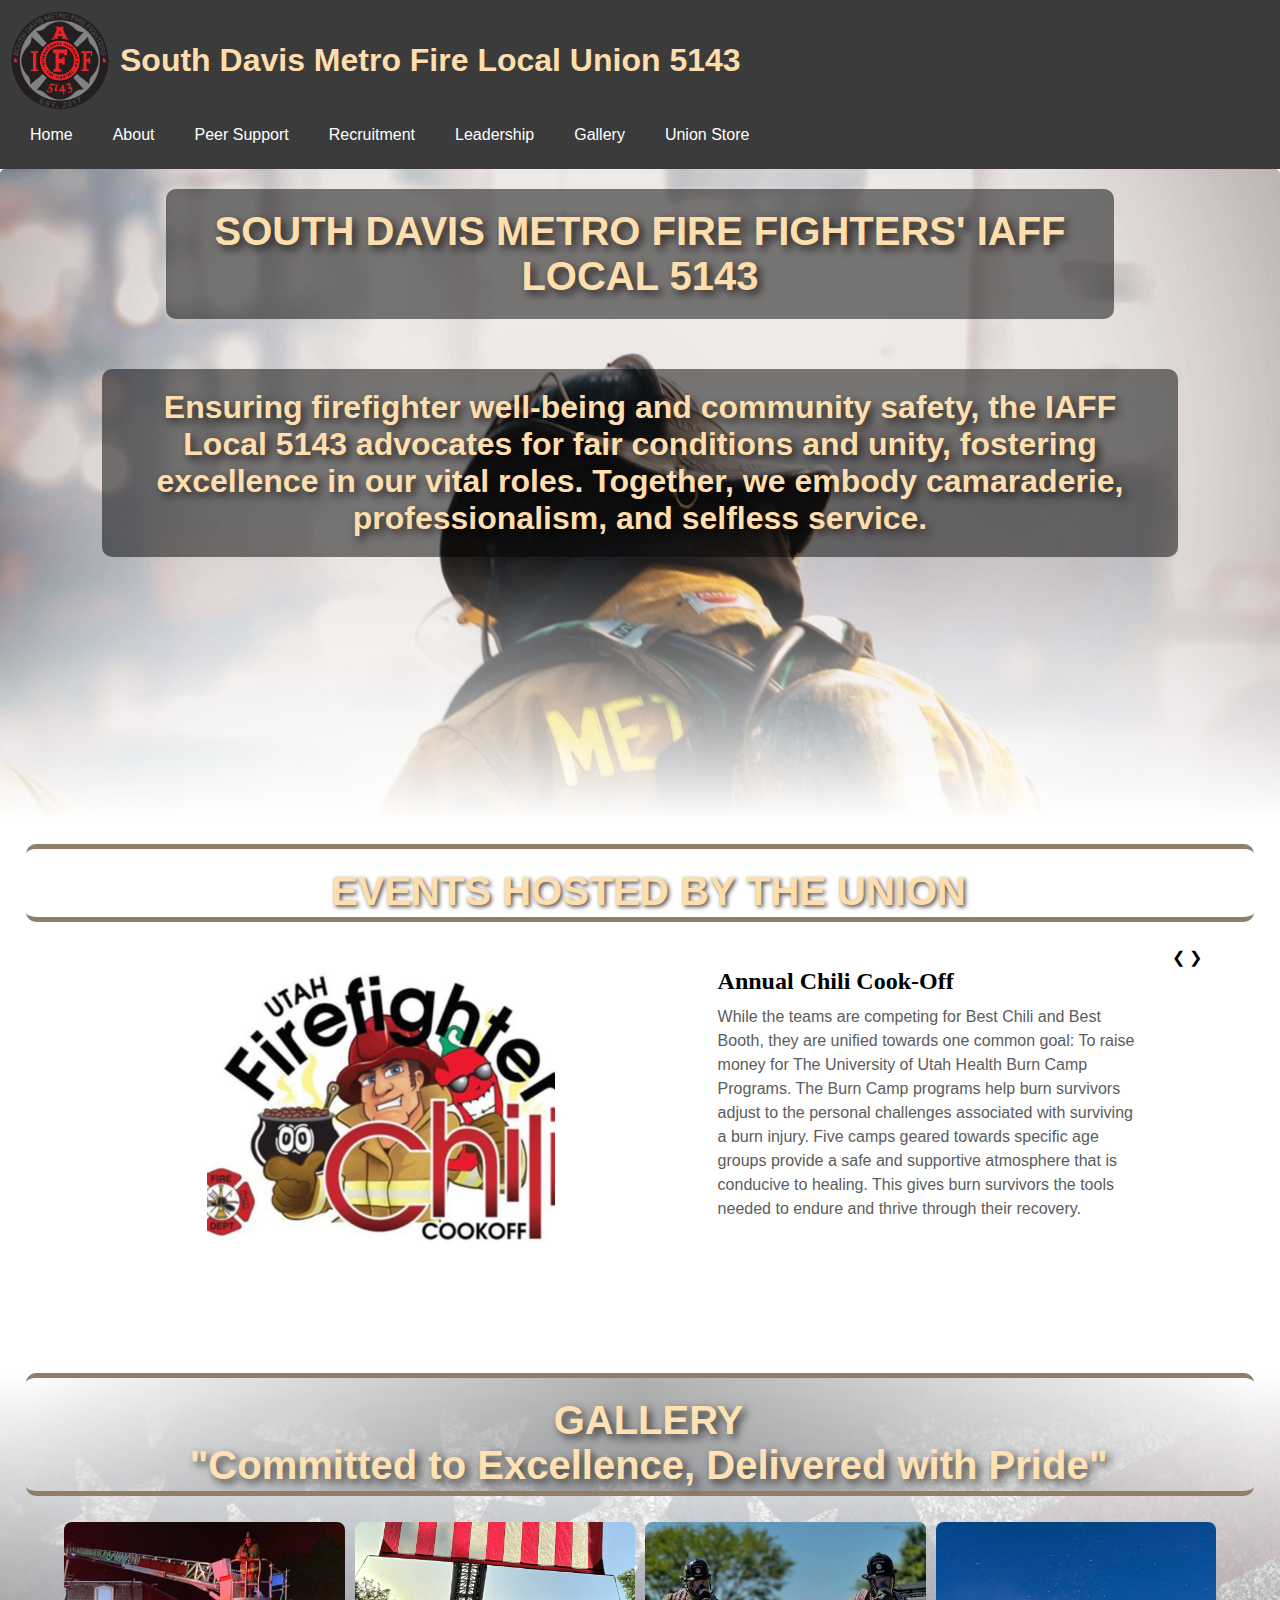
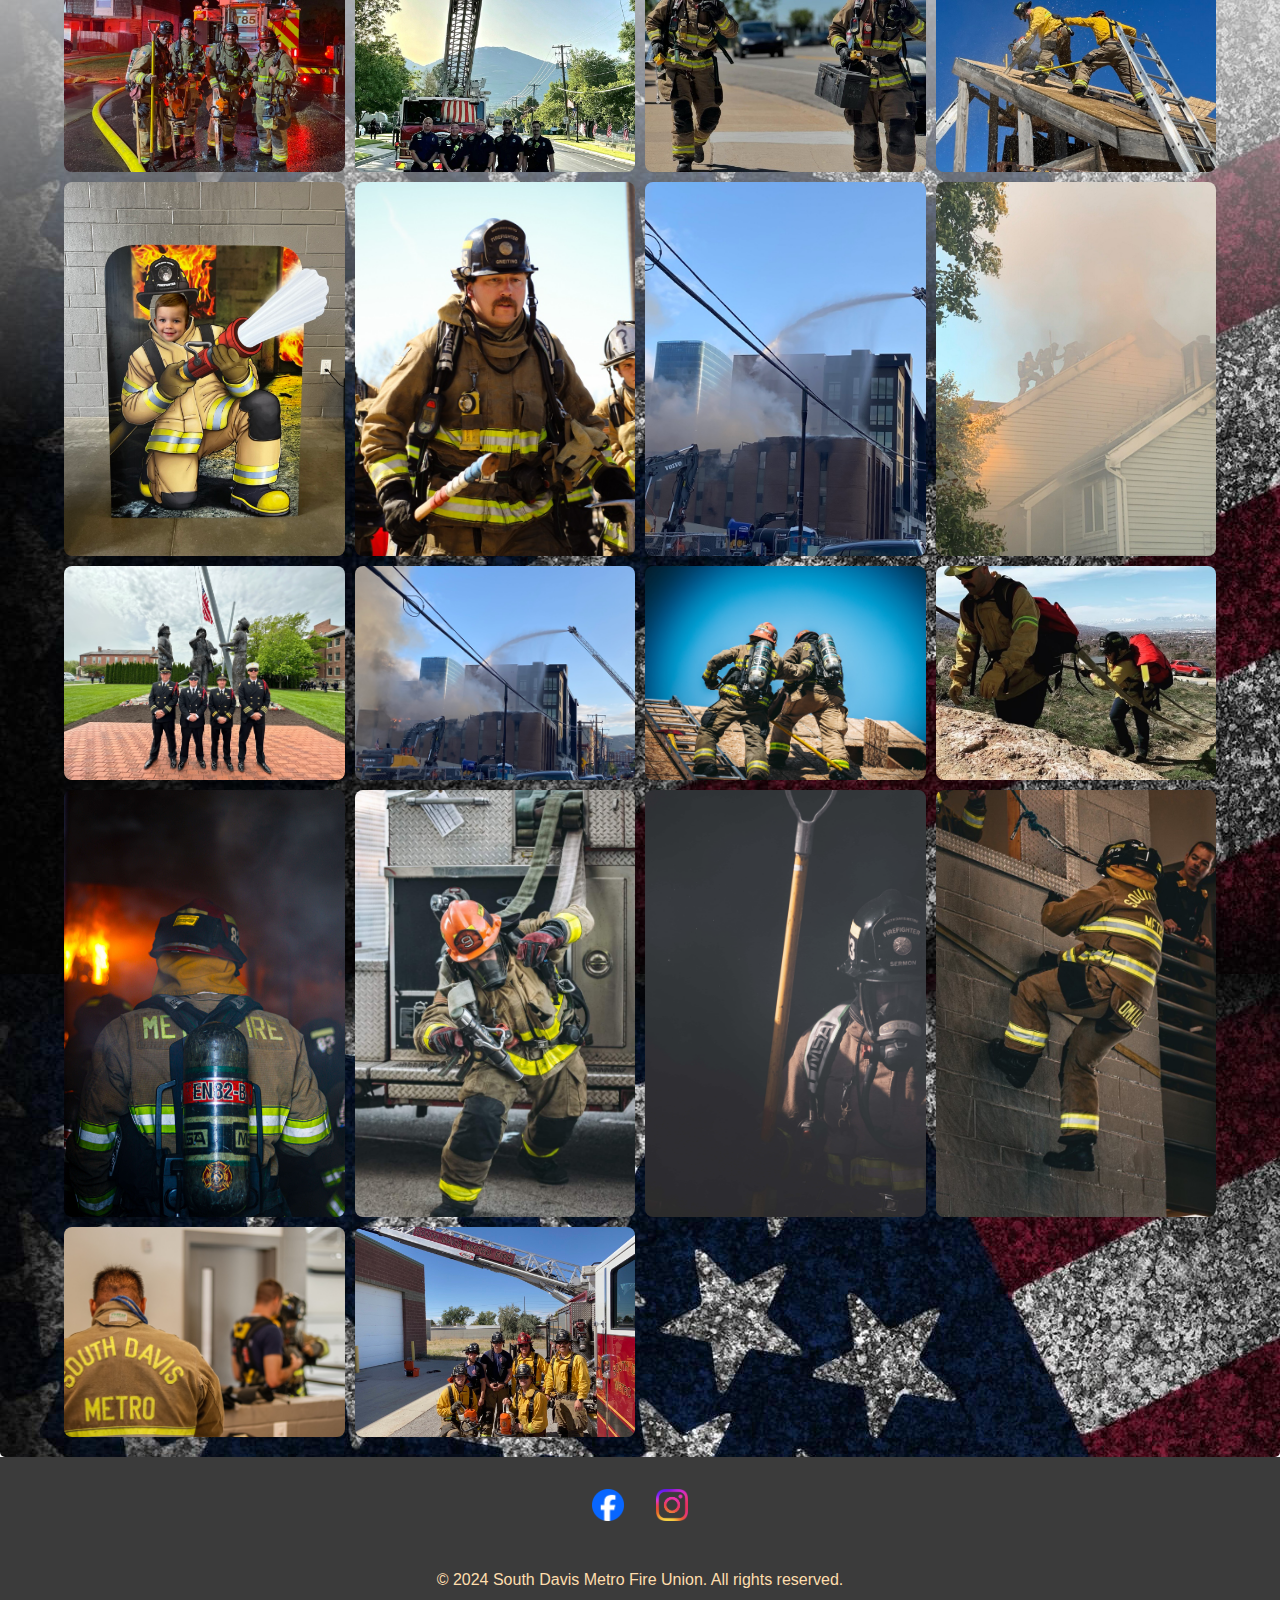
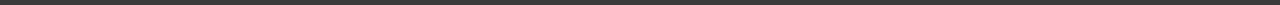
<file: index.html>
<!DOCTYPE html>
<html lang="en" xmlns="http://www.w3.org/1999/html">
<head>
    <meta charset="UTF-8">
    <meta name="viewport" content="width=device-width, initial-scale=1.0">
    <title>South Davis Metro Fire Union</title>
    <link rel="stylesheet" href="StyleForSDMFU.css">
    <script src="script.js"></script>
</head>
<body>
    <header>
        <div class="header-div">
            <div class="logo">
                <img src="photos/union_logo_transparent.png" alt="South Davis Metro Fire Union Logo">
                <h1>South Davis Metro Fire Local Union 5143</h1>
            </div>

            <nav class="navbar">
                <div>
                <a href="#" class="toggle-button">
                    <span class="bar"></span>
                    <span class="bar"></span>
                    <span class="bar"></span>
                </a>
                    <div class="navbar-links">
                        <ul>
                            <li><a href="index.html">Home</a></li>
                            <li><a href="aboutPage.html">About</a></li>
                            <li><a href="PeerSupport.html">Peer Support</a></li>
                            <li><a href="Recruitment.html">Recruitment</a></li>
                            <li><a href="Leadership.html">Leadership</a></li>
                            <li><a href="Gallery.html">Gallery</a></li>
                            <li><a href="https://south-davis-metro-fire-local-5143.square.site">Union Store</a> </li>
                        </ul>
                    </div>
                </div>
            </nav>
        </div>
    </header>

<!-- Main Content Area -->
    <section class="main-content">

        <div class="header-div" id="backgroundphoto">
                <div class="boxaboutUs">
                    <div id="intro-title-paragraph">
                        <h1 id="backgroundphotoH1">SOUTH DAVIS METRO FIRE FIGHTERS' IAFF LOCAL 5143</h1>
                        <p id="introParagraph">Ensuring firefighter well-being and community safety, the
                            IAFF Local 5143 advocates for fair conditions and unity,
                            fostering excellence in our vital roles. Together, we embody
                            camaraderie, professionalism, and selfless service.</p>
                    </div>
                    <h1 id="events-slideshow-heading">EVENTS HOSTED BY THE UNION</h1>
                    <div class="events-slideshow-container">
                        <a class="previous-slide"  id='prev-button-ontop' onclick="changeSlide(-1)">&#10094;</a>
                        <a class="next-slide" id='next-button-ontop' onclick="changeSlide(1)">&#10095;</a>
                        <div class="event-slide fade">
                            <div class="img-event-slide">
<!--                                <img src="photos/chili_cook_off_ad.jpeg" alt="Slide 1: chili Cook-Off" id="chili-cookoff-img"/>-->
                                <img src="compressedPhotos/4.jpg" alt="Slide 1: chili Cook-Off" id="chili-cookoff-img"/></div>
                            <div class="caption-event-slide">
                                <h3>Annual Chili Cook-Off</h3>
                                <p>While the teams are competing for Best Chili and Best Booth, they are unified towards one
                                    common goal: To raise money for The University of Utah Health Burn Camp Programs. The
                                    Burn Camp programs help burn survivors adjust to the personal challenges associated with
                                    surviving a burn injury. Five camps geared towards specific age groups provide a safe
                                    and supportive atmosphere that is conducive to healing. This gives burn survivors the
                                    tools needed to endure and thrive through their recovery.</p>
                            </div>
                        </div>
                        <div class="event-slide fade">
                            <div class="img-event-slide">
<!--                                <img src="compressedPhotos/burn association.jpeg" alt="Slide 2: Burn Association" id="burn-camp-img"/>-->

                                <img src="compressedPhotos/2.jpg" alt="Slide 2: Burn Association"  id="burn-camp-img"/></div>
                            <div class="caption-event-slide">
                                <h3>Burn Camp Breakfast</h3>
                                <p>The University of Utah Health Burn Camp Program was established in 1993 to help support
                                    burn survivors with the personal challenges associated with surviving a burn injury.
                                    We currently run five different programs geared toward specific age groups, providing
                                    a safe and supportive atmosphere for everyone involved. Burn camp is a wonderful way to
                                    begin the healing process. Burn camp staff are made up of professional nurses,
                                    firefighters, physical therapists, and volunteers.</p>
                            </div>
                        </div>
                        <div class="event-slide fade">
                            <div class="img-event-slide" id="cancer-shirt-img">
<!--                                <img src="compressedPhotos/cancerShirtcopy.png" alt="Slide 3: Cancer Victim Support Shirt"/>-->
                                <img src="compressedPhotos/3.jpg" alt="Slide 3: Cancer Victim Support Shirt"/>
                            </div>
                            <div class="caption-event-slide">
                                <h3>Cancer Victim Support Fundraiser</h3>
                                <p>Local 5143 of South Davis
                                    Metro Fire is always looking for ways to give back to our community.
                                    This time it has hit close to home. One of our very own has a sister
                                    in need. She has already fought this fight once before. Please help us support her and
                                    her family win the battle against Stage 4 breast cancer. We are selling breast cancer
                                    awareness T-shirts. All proceeds will go directly to her and her family.</p>
                            </div>
                        </div>
                        <div class="event-slide fade">
                            <div class="img-event-slide">
<!--                                <img src="compressedPhotos/armyoutreachnew Large.jpeg" alt="Slide 4: Little Warriors Camp"/>-->

                                <img src="compressedPhotos/1.jpg" alt="Slide 4: Little Warriors Camp"/></div>
                            <div class="caption-event-slide">
                                <h3>Little Warriors Camp</h3>
                                <p>The Little Warriors Camp, organized by the Utah Elks Veterans Program, is a compassionate
                                    initiative designed to support children who have lost a parent in military service or
                                    due to PTSD-related circumstances. This annual camp offers a nurturing environment where
                                    young participants, along with their caregivers, can find solace, engage in recreational
                                    activities, and connect with others facing similar challenges.</p>
                            </div>
                        </div>
                        <a class="previous-slide"  id='prev-button-onbottom' onclick="changeSlide(-1)">&#10094;</a>
                        <a class="next-slide" id='next-button-onbottom' onclick="changeSlide(1)">&#10095;</a>
                    </div>
                    <script src="script.js"></script>
                    <div class="mini-gallery-background">
                        <div id="mini-gallery-title">
                            <h1>GALLERY<br>"Committed to Excellence, Delivered with Pride"</h1>
                        </div>
                        <div class="mini-gallery">
                            <img src="compressedPhotos/85guysposinginfrontoftruck.jpeg" height="768" width="1024"/>
                            <img src="compressedPhotos/85posingunderflag.jpeg" height="1280" width="960"/>
                            <img src="compressedPhotos/85walkingactionshot.jpeg" height="1280" width="1024"/>
                            <img src="compressedPhotos/cuttingroofactionshot.jpeg" height="768" width="1024"/>
                            <img src="compressedPhotos/eastonincutout.jpeg" height="1280" width="960"/>
                            <img src="compressedPhotos/gnietingactionshot.jpeg" height="853" width="1280"/>
                            <img src="compressedPhotos/largefireslc.jpeg" height="960" width="1280"/>
                            <img src="compressedPhotos/activeroofcuttingactionshot.jpeg" height="1024" width="768"/>
                            <img src="compressedPhotos/posingatfirefightermemorial.jpeg"/>
                            <img src="compressedPhotos/largefireslc.jpeg" height="960" width="1280"/>
                            <img src="compressedPhotos/VerticalVentTraining Large.jpeg" height="978" width="1280"/>
                            <img src="compressedPhotos/wildiandactionshot.jpeg" height="556" width="989"/>
                            <img src="compressedPhotos/82BTurnOutZoomed.jpg" height="6000" width="3944"/>
                            <img src="compressedPhotos/RecruitPullingHose.jpeg" height="1796" width="2694"/>
                            <img src="compressedPhotos/SermonInSmoke.jpg" height="4000" width="6000"/>
                            <img src="compressedPhotos/samrepelling Large.jpeg" height="1024" width="682"/>
                            <img src="compressedPhotos/BailOutTraining Large.jpeg" height="853" width="1280"/>
                            <img src="compressedPhotos/85guysposing.jpeg" height="768" width="1024"/>
                        </div>
                    </div>
                </div>
        </div>
    </section>

<!-- Footer -->
    <footer class="footer">
        <nav class="navbar-footer">
            <ul>
               <li>
                   <a href="https://www.facebook.com/SDMFSA">
                       <img src="photos/Facebook_Logo_Primary.png"/>
                   </a>
               </li>
                <li>
                    <a href="https://www.instagram.com/sdmf.local5143?utm_source=ig_web_button_share_sheet&igsh=ZDNlZDc0MzIxNw==">
                    <img src="photos/Instagram_Glyph_Gradient.png">
                </a>
                </li>
            </ul>
        </nav>
        <p>&copy; 2024 South Davis Metro Fire Union. All rights reserved.</p>

    </footer>
</body>
</html>
</file>
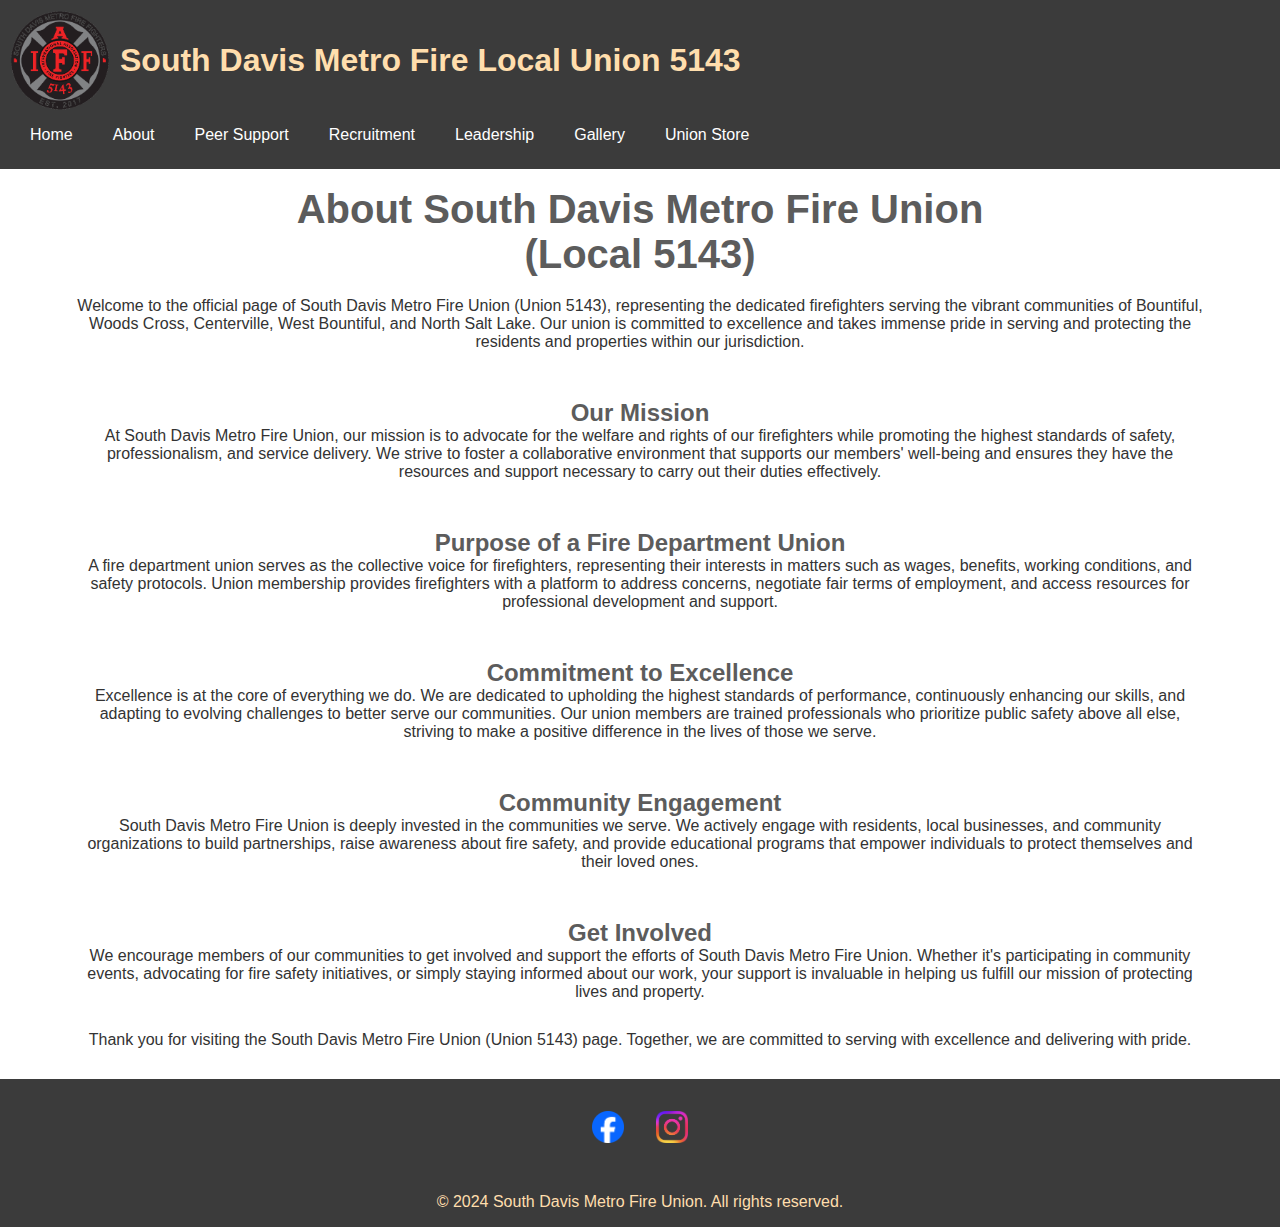
<file: aboutPage.html>
<!DOCTYPE html>
<html lang="en">
<head>
    <meta charset="UTF-8">
    <meta name="viewport" content="width=device-width, initial-scale=1.0">
    <title>About South Davis Metro Fire Union (Union 5143)</title>
    <link rel="stylesheet" href="StyleForSDMFU.css">
</head>
<body>
<script src="script.js"></script>
    <header>
        <div class="header-div">
            <div class="logo">
                <img src="photos/union_logo_transparent.png" alt="South Davis Metro Fire Union Logo">
                <h1>South Davis Metro Fire Local Union 5143</h1>
            </div>
            <nav class="navbar">
                <div>
                    <a href="#" class="toggle-button">
                        <span class="bar"></span>
                        <span class="bar"></span>
                        <span class="bar"></span>
                    </a>
                    <div class="navbar-links">
                        <ul>
                            <li><a href="index.html">Home</a></li>
                            <li><a href="aboutPage.html">About</a></li>
                            <li><a href="PeerSupport.html">Peer Support</a></li>
                            <li><a href="Recruitment.html">Recruitment</a></li>
                            <li><a href="Leadership.html">Leadership</a></li>
                            <li><a href="Gallery.html">Gallery</a></li>
                            <li><a href="https://south-davis-metro-fire-local-5143.square.site">Union Store</a> </li>
                        </ul>
                    </div>
                </div>
            </nav>
        </div>
    </header>
    <section class = "main-content">
        <div class="boxaboutUs">
            <div class="aboutus" id="about-page-info">
                <h1>About South Davis Metro Fire Union<br>(Local 5143)</h1>
                <p>Welcome to the official page of South Davis Metro Fire Union (Union 5143), representing the dedicated firefighters serving the vibrant communities of Bountiful, Woods Cross, Centerville, West Bountiful, and North Salt Lake. Our union is committed to excellence and takes immense pride in serving and protecting the residents and properties within our jurisdiction.</p>

                <h2>Our Mission</h2>
                <p>At South Davis Metro Fire Union, our mission is to advocate for the welfare and rights of our firefighters while promoting the highest standards of safety, professionalism, and service delivery. We strive to foster a collaborative environment that supports our members' well-being and ensures they have the resources and support necessary to carry out their duties effectively.</p>

                <h2>Purpose of a Fire Department Union</h2>
                <p>A fire department union serves as the collective voice for firefighters, representing their interests in matters such as wages, benefits, working conditions, and safety protocols. Union membership provides firefighters with a platform to address concerns, negotiate fair terms of employment, and access resources for professional development and support.</p>

                <h2>Commitment to Excellence</h2>
                <p>Excellence is at the core of everything we do. We are dedicated to upholding the highest standards of performance, continuously enhancing our skills, and adapting to evolving challenges to better serve our communities. Our union members are trained professionals who prioritize public safety above all else, striving to make a positive difference in the lives of those we serve.</p>

                <h2>Community Engagement</h2>
                <p>South Davis Metro Fire Union is deeply invested in the communities we serve. We actively engage with residents, local businesses, and community organizations to build partnerships, raise awareness about fire safety, and provide educational programs that empower individuals to protect themselves and their loved ones.</p>

                <h2>Get Involved</h2>
                <p>We encourage members of our communities to get involved and support the efforts of South Davis Metro Fire Union. Whether it's participating in community events, advocating for fire safety initiatives, or simply staying informed about our work, your support is invaluable in helping us fulfill our mission of protecting lives and property.</p>

                <p>Thank you for visiting the South Davis Metro Fire Union (Union 5143) page. Together, we are committed to serving with excellence and delivering with pride.</p>
            </div>
        </div>
    </section>
    <footer class="footer">
        <nav class="navbar-footer">
            <ul>
                <li>
                    <a href="https://www.facebook.com/SDMFSA">
                        <img src="photos/Facebook_Logo_Primary.png"/>
                    </a>
                </li>
                <li>
                    <a href="https://www.instagram.com/sdmf.local5143?utm_source=ig_web_button_share_sheet&igsh=ZDNlZDc0MzIxNw==">
                        <img src="photos/Instagram_Glyph_Gradient.png">
                    </a>
                </li>
            </ul>
        </nav>
        <p>&copy; 2024 South Davis Metro Fire Union. All rights reserved.</p>
    </footer>
</body>
</html>
</file>
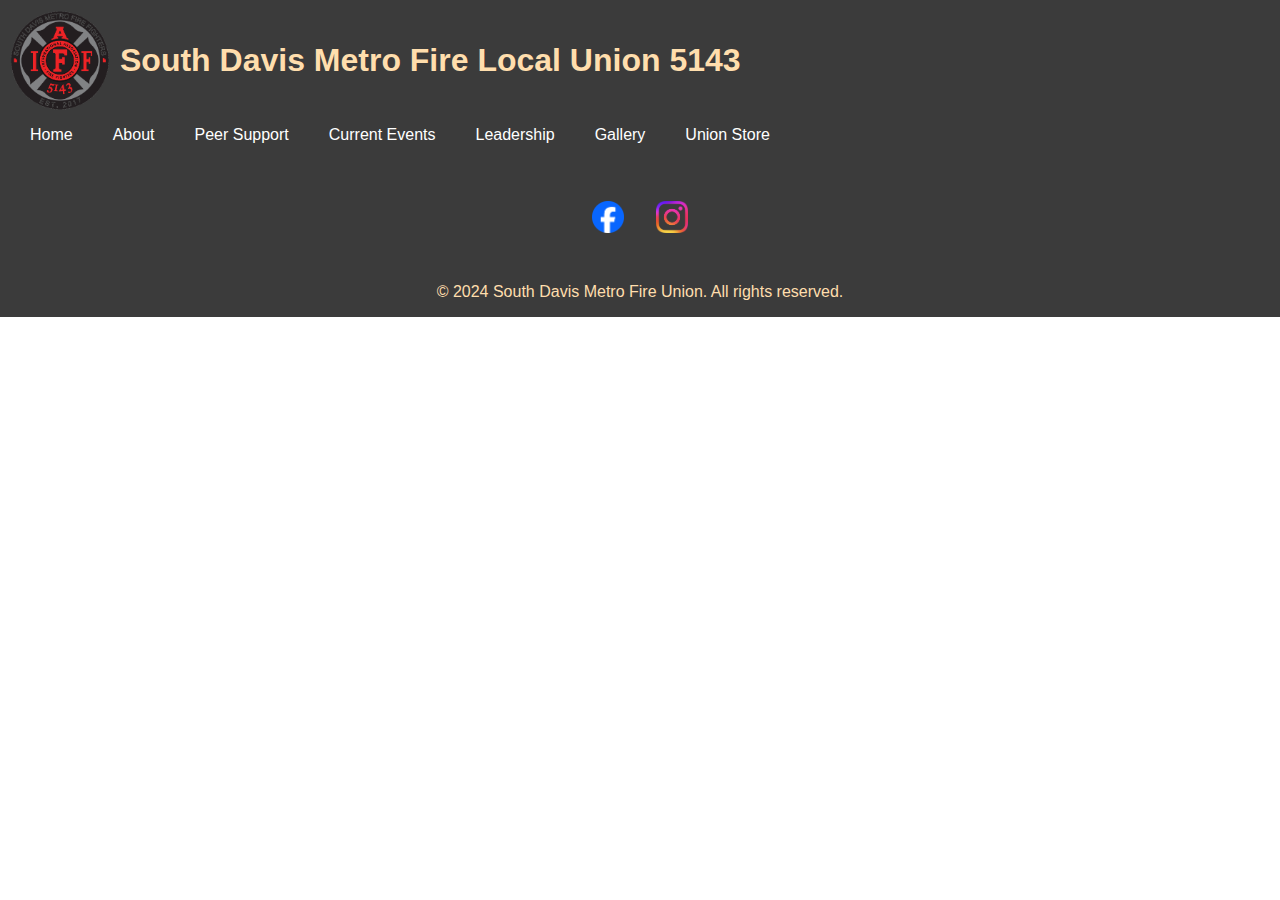
<file: CurrentEvents.html>
<!DOCTYPE html>
<html lang="en" xmlns="http://www.w3.org/1999/html">
<head>
    <meta charset="UTF-8">
    <meta name="viewport" content="width=device-width, initial-scale=1.0">
    <title>South Davis Metro Fire Union</title>
    <link rel="stylesheet" href="StyleForSDMFU.css"> <!-- Link to your CSS file for styling -->

</head>
<body>
<script src="script.js"></script>
<!-- Header -->
<header>
    <div class="header-div">
        <div class="logo">
            <img src="photos/union_logo_transparent.png" alt="South Davis Metro Fire Union Logo">
            <h1>South Davis Metro Fire Local Union 5143</h1>

        </div>

        <nav class="navbar">
            <a href="#" class="toggle-button">
                <span class="bar"></span>
                <span class="bar"></span>
                <span class="bar"></span>
            </a>
            <div class="navbar-links">
                <ul>
                    <li><a href="index.html">Home</a></li>
                    <li><a href="aboutPage.html">About</a></li>
                    <li><a href="PeerSupport.html">Peer Support</a></li>
                    <li><a href="CurrentEvents.html">Current Events</a></li>
                    <li><a href="Leadership.html">Leadership</a></li>
                    <li><a href="Gallery.html">Gallery</a></li>
                    <li><a href="https://south-davis-metro-fire-local-5143.square.site">Union Store</a> </li>
                </ul>
            </div>
        </nav>
    </div>

</header>
<section class="main-content">


</section>

<footer class="footer">
    <nav class="navbar-footer">
        <ul>
            <li>
                <a href="https://www.facebook.com/SDMFSA">
                    <img src="photos/Facebook_Logo_Primary.png"/>
                </a>
            </li>
            <li>
                <a href="https://www.instagram.com/sdmf.local5143?utm_source=ig_web_button_share_sheet&igsh=ZDNlZDc0MzIxNw==">
                    <img src="photos/Instagram_Glyph_Gradient.png">
                </a>
            </li>
        </ul>
    </nav>
    <p>&copy; 2024 South Davis Metro Fire Union. All rights reserved.</p>

</footer>
</body>
</html>
</file>
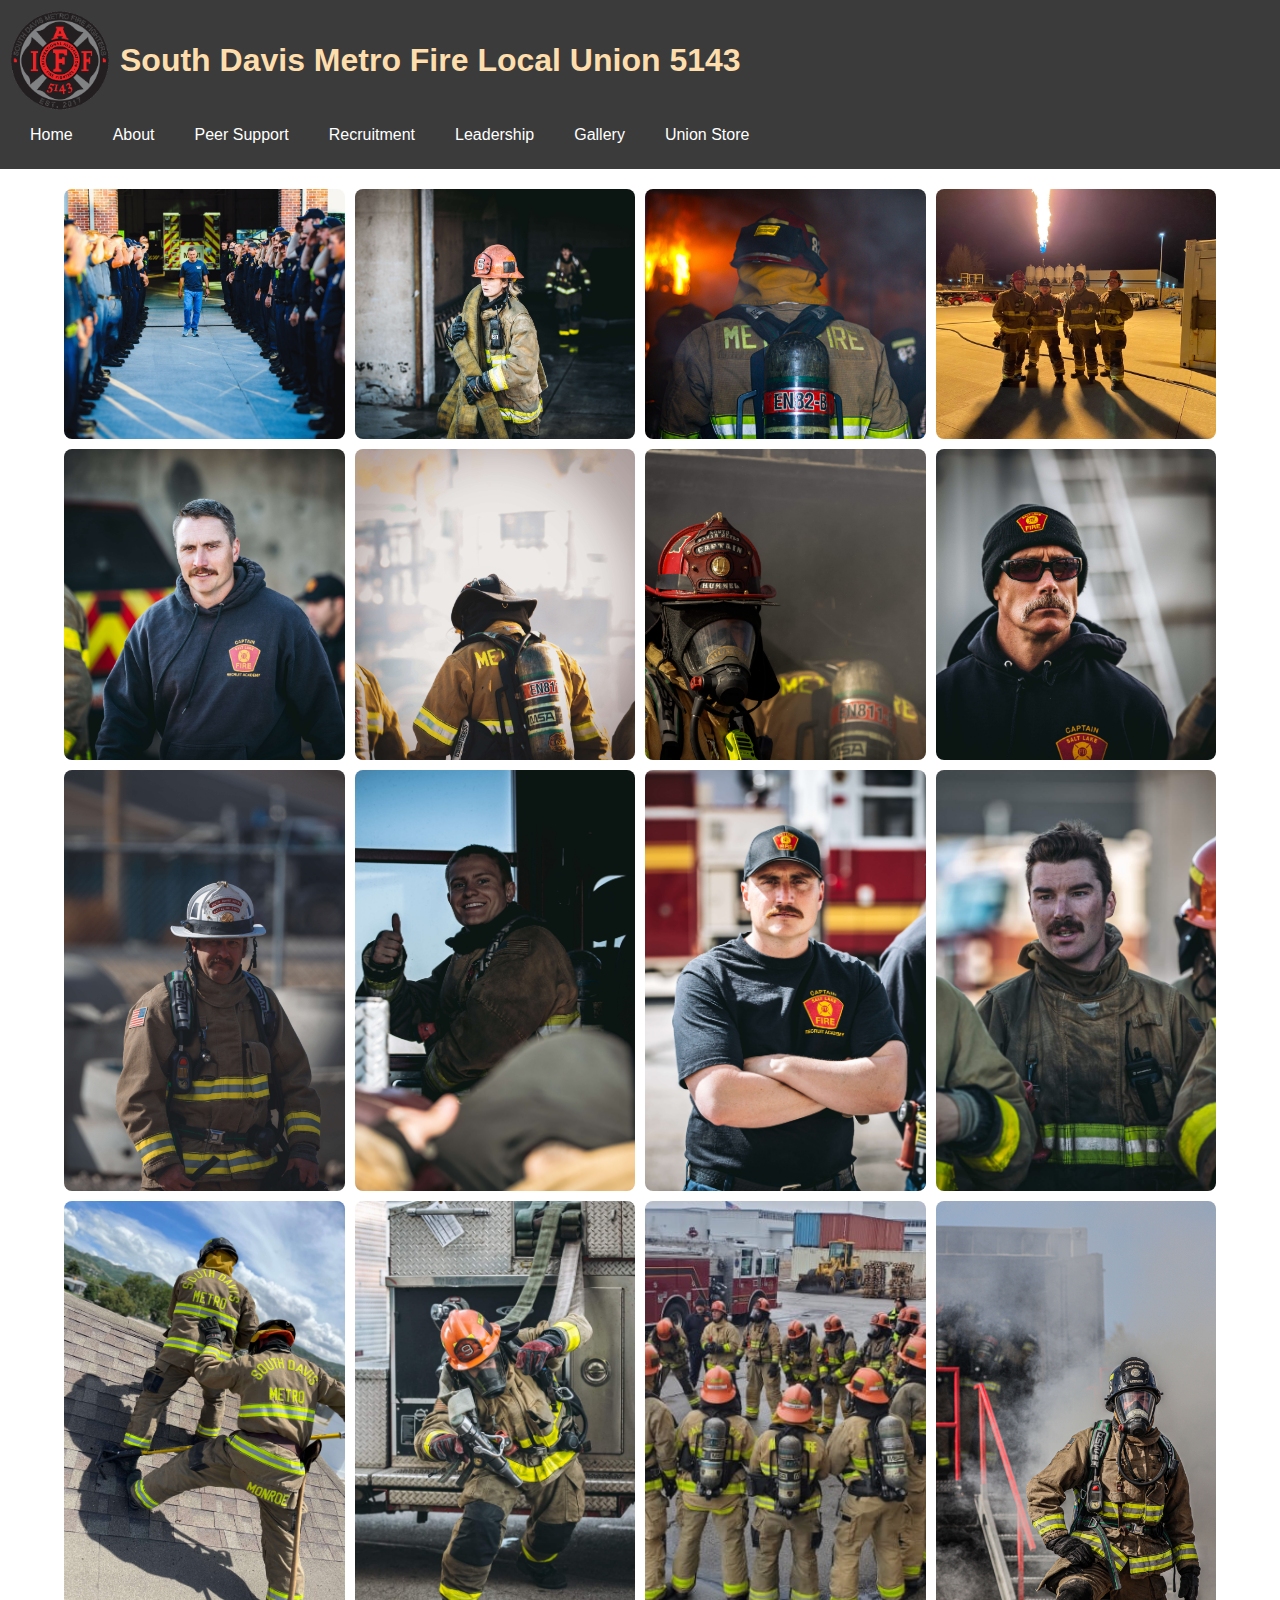
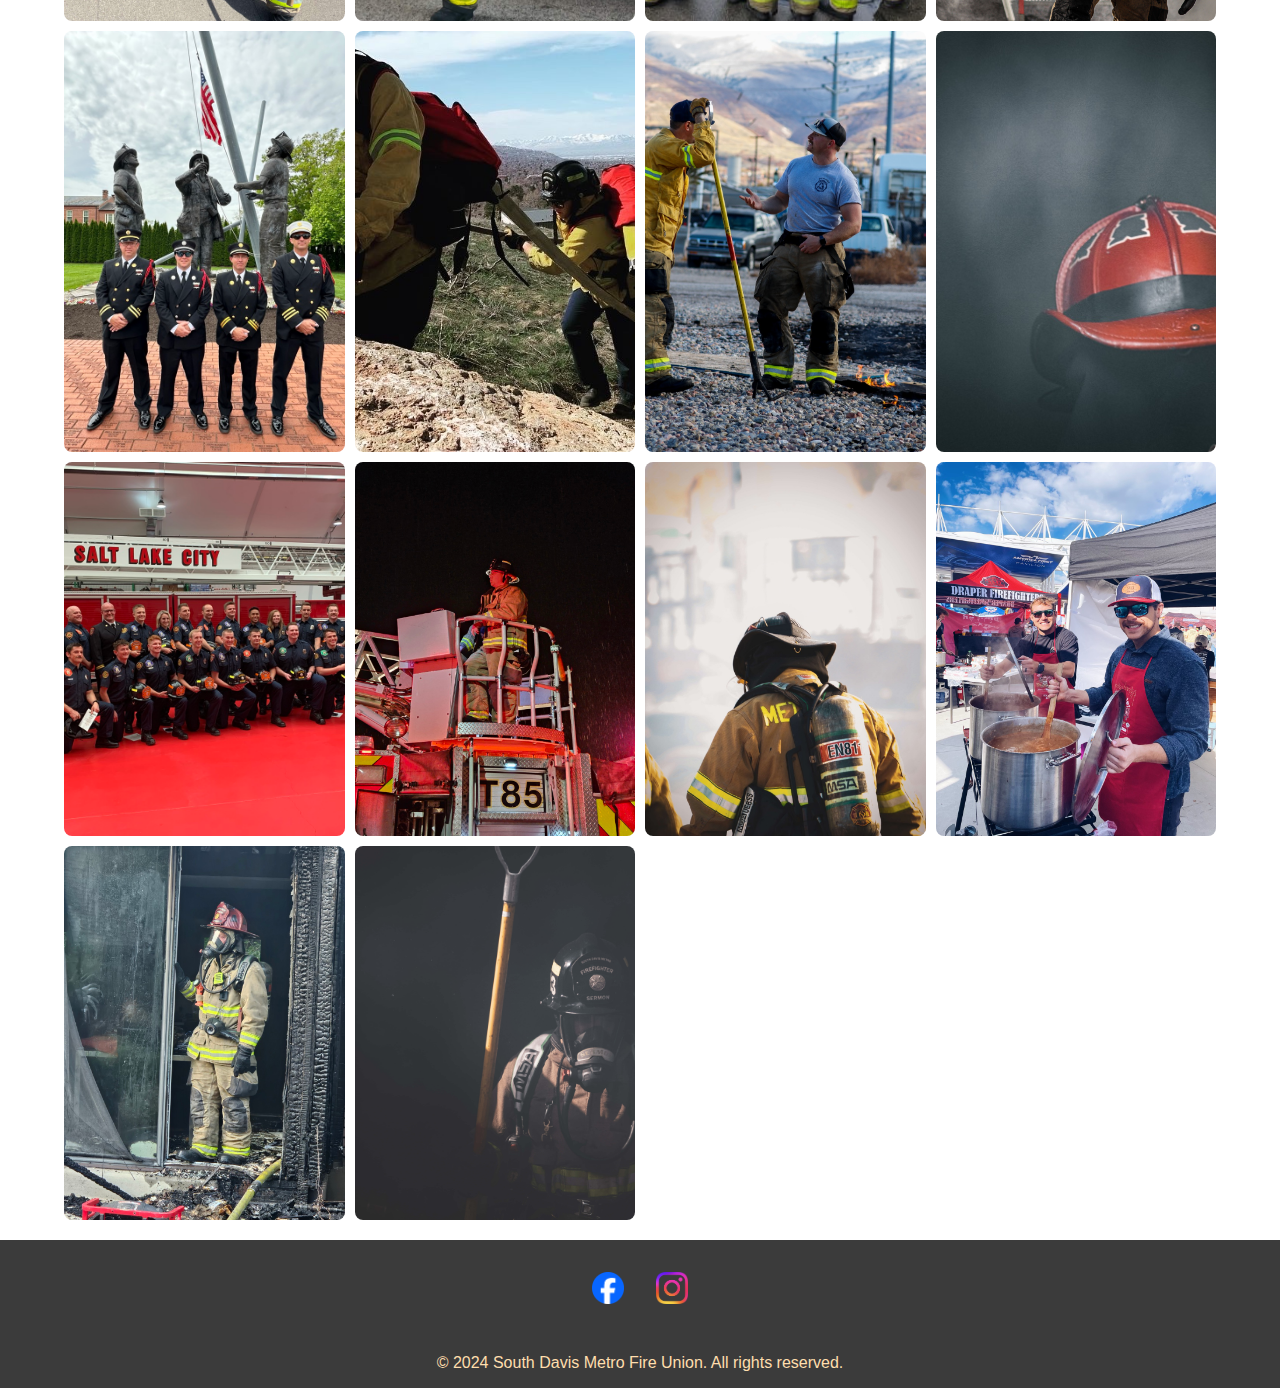
<file: Gallery.html>
<!DOCTYPE html>
<html lang="en" xmlns="http://www.w3.org/1999/html">
<head>
    <meta charset="UTF-8">
    <meta name="viewport" content="width=device-width, initial-scale=1.0">
    <title>Gallery</title>
    <link rel="stylesheet" href="StyleForSDMFU.css">
    <script src="script.js"></script>
</head>
<body>
<!-- Header -->
    <header>
        <div class="header-div">
            <div class="logo">
                <img src="photos/union_logo_transparent.png" alt="South Davis Metro Fire Union Logo">
                <h1>South Davis Metro Fire Local Union 5143</h1>
            </div>
            <nav class="navbar">
                <div>
                    <a href="#" class="toggle-button">
                        <span class="bar"></span>
                        <span class="bar"></span>
                        <span class="bar"></span>
                    </a>
                    <div class="navbar-links">
                        <ul>
                            <li><a href="index.html">Home</a></li>
                            <li><a href="aboutPage.html">About</a></li>
                            <li><a href="PeerSupport.html">Peer Support</a></li>
                            <li><a href="Recruitment.html">Recruitment</a></li>
                            <li><a href="Leadership.html">Leadership</a></li>
                            <li><a href="Gallery.html">Gallery</a></li>
                            <li><a href="https://south-davis-metro-fire-local-5143.square.site">Union Store</a> </li>
                        </ul>
                    </div>
                </div>
            </nav>
        </div>
    </header>

    <section class="main-content">
        <div class="Gallery">
            <img src="compressedPhotos/ChadWilleyRetirment Large.jpeg" height="1280" width="853"/>
            <img src="compressedPhotos/BrookeCarryingHose.jpg" height="3512" width="5057"/>
            <img src="compressedPhotos/82BTurnOutZoomed.jpg" height="6000" width="3944"/>
            <img src="compressedPhotos/85GuysInFrontOfFire.JPEG" height="1536" width="2048"/>
            <img src="compressedPhotos/JonRayCloseUp.jpg" height="3619" width="5313"/>
            <img src="compressedPhotos/firefighterInSmoke.jpg" height="4000" width="3607"/>
            <img src="compressedPhotos/HummelMaskedUp.jpg" height="4000" width="6000"/>
            <img src="compressedPhotos/HuntCloseUp.jpg" height="3638" width="4742"/>
            <img src="compressedPhotos/GregoryOnFireGround.jpg" height="6000" width="4000"/>
            <img src="compressedPhotos/IanInEngine.jpg" height="3540" width="5310"/>
            <img src="compressedPhotos/JohnRayHardAF.jpg" height="3597" width="5280"/>
            <img src="compressedPhotos/LovellCloseUp.jpeg" height="1824" width="2736"/>
            <img src="compressedPhotos/MonroeOnRoof.jpeg" height="4032" width="3024"/>
            <img src="compressedPhotos/RecruitPullingHose.jpeg" height="1796" width="2694"/>
            <img src="compressedPhotos/RecruitsInCircle Large.jpeg" height="446" width="828"/>
            <img src="compressedPhotos/SermonInFrontofProp.jpg" height="6000" width="4000"/>
            <img src="compressedPhotos/posingatfirefightermemorial.jpeg" height="960" width="1280"/>
            <img src="compressedPhotos/wildiandactionshot.jpeg" height="556" width="989"/>
            <img src="compressedPhotos/tebowposing.jpeg" height="1280" width="853"/>
            <img src="compressedPhotos/RedHelmetInSmoke Large.jpeg" height="853" width="1280"/>
            <img src="compressedPhotos/graduationphoto.jpeg" height="960" width="1280"/>
            <img src="compressedPhotos/garthontruck.jpeg" height="1280" width="960"/>
            <img src="compressedPhotos/firefighterInSmoke Large.jpeg" height="1280" width="1154"/>
            <img src="compressedPhotos/chilicookoffbrimhall.jpeg" height="1280" width="960"/>
            <img src="compressedPhotos/captaininburnthouse.jpeg" height="1280" width="960"/>
            <img src="compressedPhotos/SermonInSmoke.jpg" height="4000" width="6000"/>
        </div>
    </section>
    <footer class="footer">
        <nav class="navbar-footer">
            <ul>
                <li>
                    <a href="https://www.facebook.com/SDMFSA">
                        <img src="photos/Facebook_Logo_Primary.png"/>
                    </a>
                </li>
                <li>
                    <a href="https://www.instagram.com/sdmf.local5143?utm_source=ig_web_button_share_sheet&igsh=ZDNlZDc0MzIxNw==">
                        <img src="photos/Instagram_Glyph_Gradient.png">
                    </a>
                </li>
            </ul>
        </nav>
        <p>&copy; 2024 South Davis Metro Fire Union. All rights reserved.</p>
    </footer>
</body>
</html>
</file>
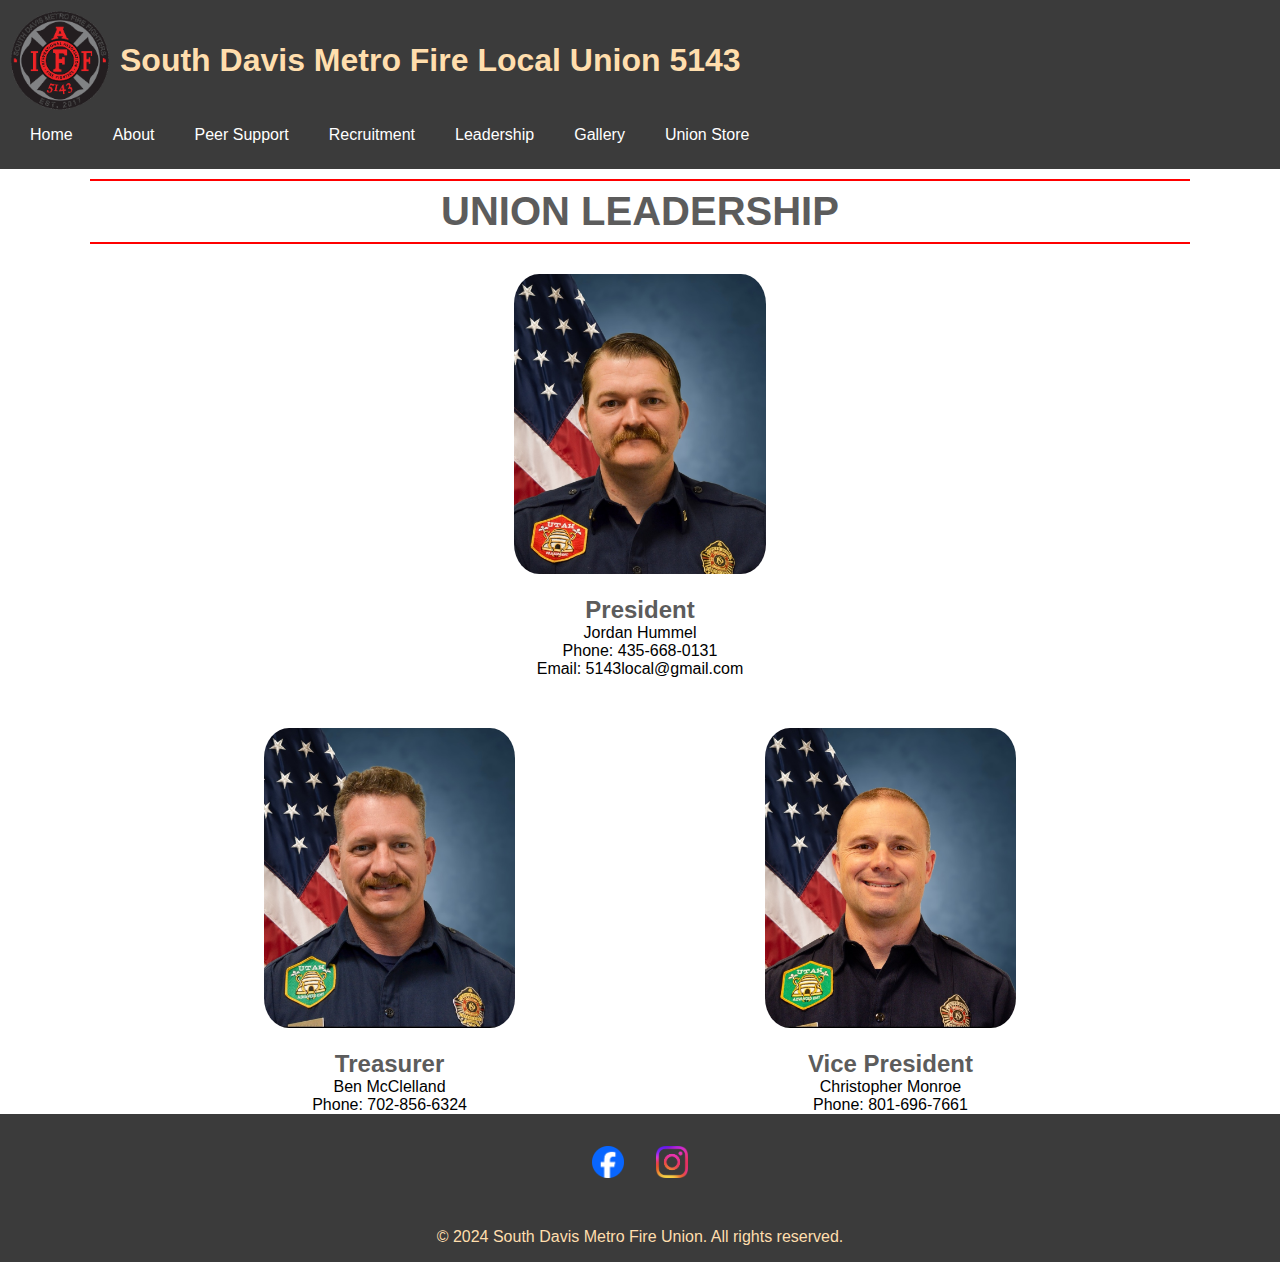
<file: Leadership.html>
<!DOCTYPE html>
<html lang="en" xmlns="http://www.w3.org/1999/html">
<head>
    <meta charset="UTF-8">
    <meta name="viewport" content="width=device-width, initial-scale=1.0">
    <title>South Davis Metro Fire Union</title>
    <link rel="stylesheet" href="StyleForSDMFU.css">
</head>
<body>
<script src="script.js"></script>
<!-- Header -->
    <header>
        <div class="header-div">
            <div class="logo">
                <img src="photos/union_logo_transparent.png" alt="South Davis Metro Fire Union Logo">
                <h1>South Davis Metro Fire Local Union 5143</h1>
            </div>
            <nav class="navbar">
                <div>
                    <a href="#" class="toggle-button">
                        <span class="bar"></span>
                        <span class="bar"></span>
                        <span class="bar"></span>
                    </a>
                    <div class="navbar-links">
                        <ul>
                            <li><a href="index.html">Home</a></li>
                            <li><a href="aboutPage.html">About</a></li>
                            <li><a href="PeerSupport.html">Peer Support</a></li>
                            <li><a href="Recruitment.html">Recruitment</a></li>
                            <li><a href="Leadership.html">Leadership</a></li>
                            <li><a href="Gallery.html">Gallery</a></li>
                            <li><a href="https://south-davis-metro-fire-local-5143.square.site">Union Store</a> </li>
                        </ul>
                    </div>
                </div>
            </nav>
        </div>
    </header>
    <section class="main-content">
        <h1 id="leadership-title">UNION LEADERSHIP</h1>
            <div class="leadershipGallery">
                <div class="president">
                    <img src="compressedPhotos/Jordan Hummel Large.jpeg" height="1280" width="896"/>
                    <h2>President</h2>
                    <p>
                        Jordan Hummel <br>
                        Phone: 435-668-0131<br>
                        Email: 5143local@gmail.com
                    </p>
                </div>
                <div class="vp-treasurer">
                    <div class="vicePresident">
                        <img src="compressedPhotos/Ben Mcclelland Large.jpeg" height="1280" width="896"/>
                        <h2>Treasurer</h2>
                        <p>
                            Ben McClelland <br>
                            Phone: 702-856-6324<br>
                        </p>
                    </div>
                    <div class="treasurer">
                        <img src="compressedPhotos/Chris Monroe Large.jpeg" height="1280" width="896"/>
                        <h2>Vice President</h2>
                        <p>
                            Christopher Monroe<br>
                            Phone: 801-696-7661<br>
                        </p>
                    </div>
                </div>
            </div>
    </section>
    <footer class="footer">
        <nav class="navbar-footer">
            <ul>
                <li>
                    <a href="https://www.facebook.com/SDMFSA">
                        <img src="photos/Facebook_Logo_Primary.png"/>
                    </a>
                </li>
                <li>
                    <a href="https://www.instagram.com/sdmf.local5143?utm_source=ig_web_button_share_sheet&igsh=ZDNlZDc0MzIxNw==">
                        <img src="photos/Instagram_Glyph_Gradient.png">
                    </a>
                </li>
            </ul>
        </nav>
        <p>&copy; 2024 South Davis Metro Fire Union. All rights reserved.</p>
    </footer>
</body>
</html>
</file>
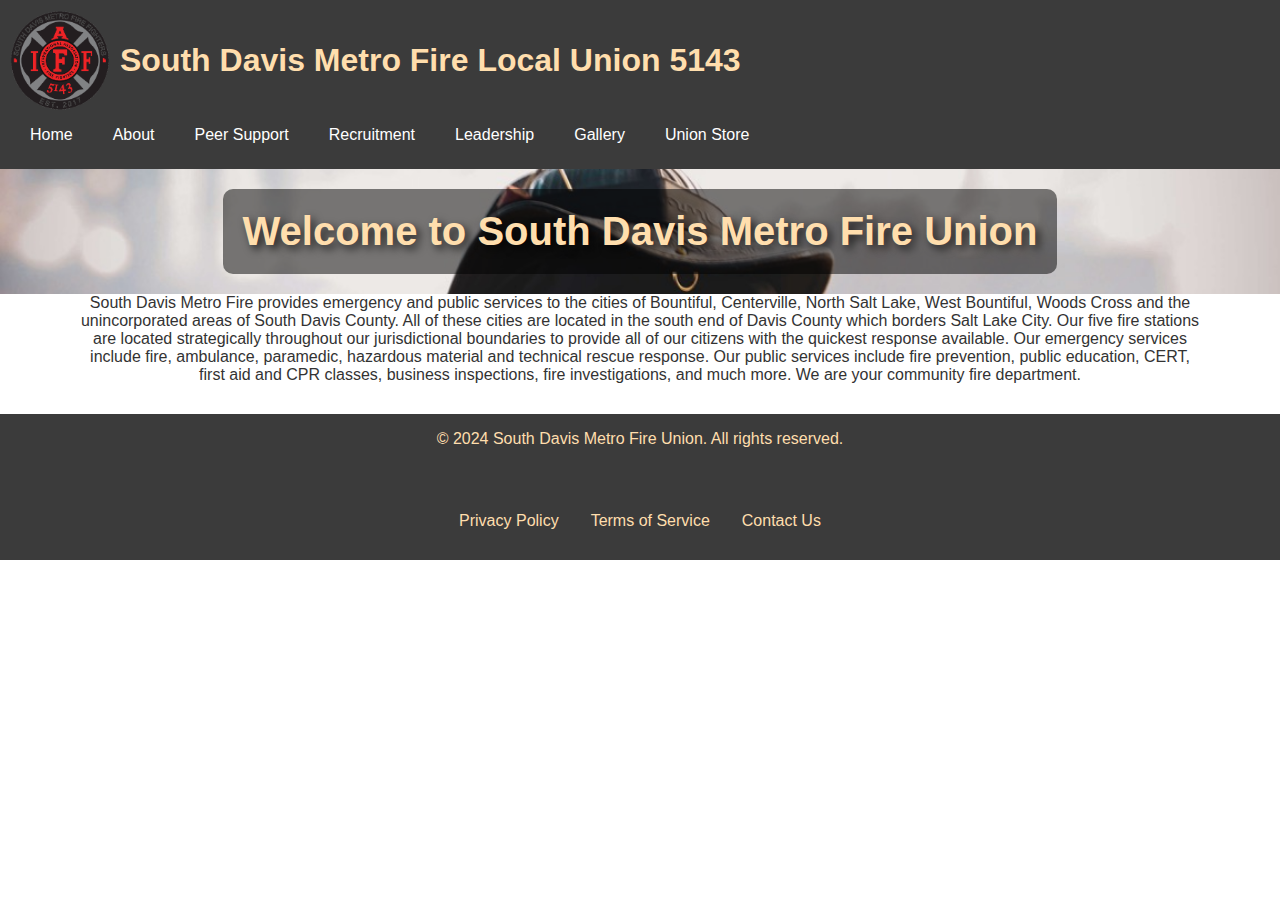
<file: MainScreen.html>
<!DOCTYPE html>
<html lang="en" xmlns="http://www.w3.org/1999/html">
<head>
    <meta charset="UTF-8">
    <meta name="viewport" content="width=device-width, initial-scale=1.0">
    <title>South Davis Metro Fire Union</title>
    <link rel="stylesheet" href="StyleForSDMFU.css"> <!-- Link to your CSS file for styling -->
    <script src="hello.js"></script>
</head>
<body>

<!-- Header -->
<header>
    <div class="container">
        <div class="logo">
            <img src="/photos/union_logo_transparent.png" alt="South Davis Metro Fire Union Logo">
            <h1>South Davis Metro Fire Local Union 5143</h1>

        </div>

        <nav class="navbar">
            <a href="#" class="toggle-button">
                <span class="bar"></span>
                <span class="bar"></span>
                <span class="bar"></span>
            </a>
            <div class="navbar-links">
                <ul>
                    <li><a href="MainScreen.html">Home</a></li>
                    <li><a href="aboutPage.html">About</a></li>
                    <li><a href="PeerSupport.html">Peer Support</a></li>
                    <li><a href="Recruitment.html">Recruitment</a></li>
                    <li><a href="Leadership.html">Leadership</a></li>
                    <li><a href="Gallery.html">Gallery</a></li>
                    <li><a href="https://south-davis-metro-fire-local-5143.square.site">Union Store</a> </li>
                </ul>
            </div>
        </nav>
    </div>

</header>

<!-- Main Content Area -->
<section class="main-content">

    <div class="container" id="backgroundphoto">
        <h1 id="backgroundphotoH1">Welcome to South Davis Metro Fire Union</h1>
            <div class="boxaboutUs">
                <div class="aboutus">
                    <p>South Davis Metro Fire provides emergency and public services to the cities of Bountiful, Centerville, North Salt Lake, West Bountiful, Woods Cross and the unincorporated areas of South Davis County. All of these cities are located in the south end of Davis County which borders Salt Lake City. Our five fire stations are located strategically throughout our jurisdictional boundaries to provide all of our citizens with the quickest response available. Our emergency services include fire, ambulance, paramedic, hazardous material and technical rescue response. Our public services include fire prevention, public education, CERT, first aid and CPR classes, business inspections, fire investigations, and much more. We are your community fire department.</p>
                </div>

            </div>





</section>


<!-- Footer -->
<footer class="footer">
    <p>&copy; 2024 South Davis Metro Fire Union. All rights reserved.</p>
    <nav class="navbar-footer">
        <ul>
            <li><a href="#">Privacy Policy</a></li>
            <li><a href="#">Terms of Service</a></li>
            <li><a href="#">Contact Us</a></li>
        </ul>
    </nav>
</footer>

</body>
</html>
</file>
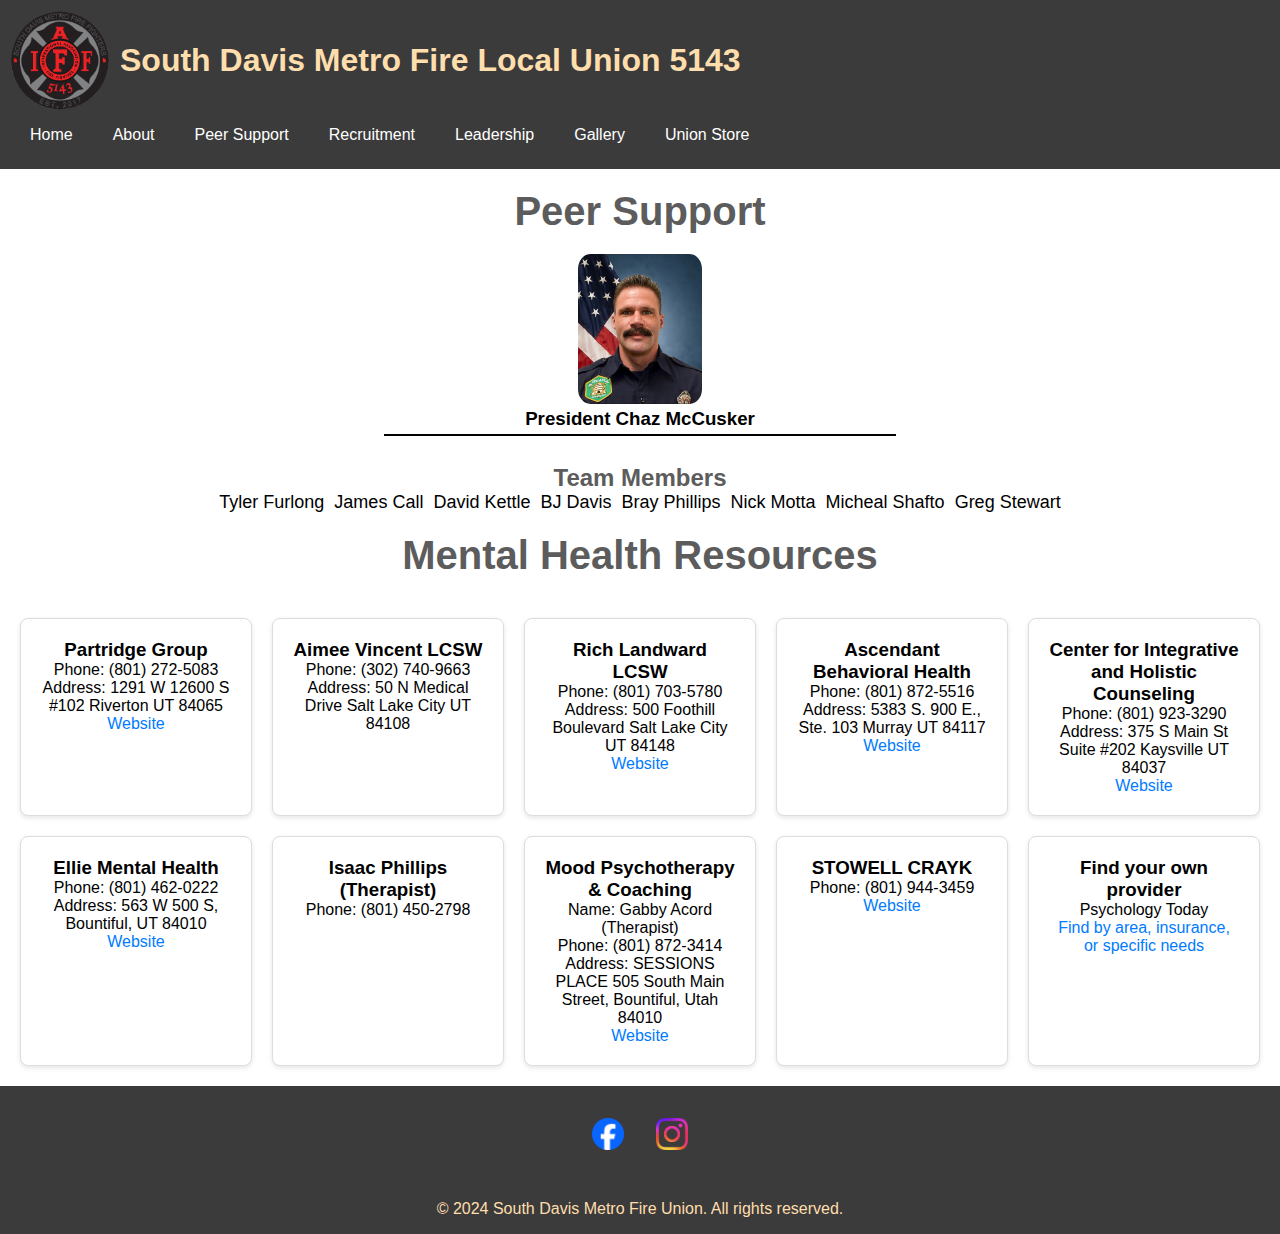
<file: PeerSupport.html>
<!DOCTYPE html>
<html lang="en" xmlns="http://www.w3.org/1999/html">
<head>
    <meta charset="UTF-8">
    <meta name="viewport" content="width=device-width, initial-scale=1.0">
    <title>South Davis Metro Fire Union</title>
    <link rel="stylesheet" href="StyleForSDMFU.css">
</head>
<body>
<script src="script.js"></script>
<!-- Header -->
    <header>
        <div class="header-div">
            <div class="logo">
                <img src="photos/union_logo_transparent.png" alt="South Davis Metro Fire Union Logo">
                <h1>South Davis Metro Fire Local Union 5143</h1>
            </div>
            <nav class="navbar">
                <div>
                    <a href="#" class="toggle-button">
                        <span class="bar"></span>
                        <span class="bar"></span>
                        <span class="bar"></span>
                    </a>
                    <div class="navbar-links">
                        <ul>
                            <li><a href="index.html">Home</a></li>
                            <li><a href="aboutPage.html">About</a></li>
                            <li><a href="PeerSupport.html">Peer Support</a></li>
                            <li><a href="Recruitment.html">Recruitment</a></li>
                            <li><a href="Leadership.html">Leadership</a></li>
                            <li><a href="Gallery.html">Gallery</a></li>
                            <li><a href="https://south-davis-metro-fire-local-5143.square.site">Union Store</a> </li>
                        </ul>
                    </div>
                </div>
            </nav>
        </div>
    </header>
    <section class="main-content">
        <div class="peerSupportTitle">
            <h1>Peer Support</h1>
        </div>
        <div class="PeerSupportMembers">
            <img src="compressedPhotos/Chaz McCusker Large.jpeg"/>
            <h3>President Chaz McCusker</h3>
            <h2>Team Members</h2>
            <ul class="horizontal-list">
                <li>Tyler Furlong</li>
                <li>James Call</li>
                <li>David Kettle</li>
                <li>BJ Davis</li>
                <li>Bray Phillips</li>
                <li>Nick Motta</li>
                <li>Micheal Shafto</li>
                <li>Greg Stewart</li>
            </ul>
        </div>
        <div class="peerSupportTitle">
            <h1>Mental Health Resources</h1>
        </div>
        <div class="peerSupportResources">
                <div class="peerSupportItem">
                    <h3>Partridge Group</h3>
                    <p>Phone: (801) 272-5083</p>
                    <p>Address: 1291 W 12600 S #102 Riverton UT 84065</p>
                    <p><a href="https://publicsafety.doctor/index.html" target="_blank">Website</a></p>
                </div>
                <div class="peerSupportItem">
                    <h3>Aimee Vincent LCSW</h3>
                    <p>Phone: (302) 740-9663</p>
                    <p>Address: 50 N Medical Drive Salt Lake City UT 84108</p>
                </div>
                <div class="peerSupportItem">
                    <h3>Rich Landward LCSW</h3>
                    <p>Phone: (801) 703-5780</p>
                    <p>Address: 500 Foothill Boulevard Salt Lake City UT 84148</p>
                    <p><a href="https://www.linkedin.com/in/richard-landward-700a99162/" target="_blank">Website</a></p>
                </div>
                <div class="peerSupportItem">
                    <h3>Ascendant Behavioral Health</h3>
                    <p>Phone: (801) 872-5516</p>
                    <p>Address: 5383 S. 900 E., Ste. 103 Murray UT 84117</p>
                    <p><a href="https://ascendantclinics.com/" target="_blank">Website</a></p>
                </div>
                <div class="peerSupportItem">
                    <h3>Center for Integrative and Holistic Counseling</h3>
                    <p>Phone: (801) 923-3290</p>
                    <p>Address: 375 S Main St Suite #202 Kaysville UT 84037</p>
                    <p><a href="https://thecenterforintegrativeandholisticcounseling.com/" target="_blank">Website</a></p>
                </div>
                <div class="peerSupportItem">
                    <h3>Ellie Mental Health</h3>
                    <p>Phone: (801) 462-0222</p>
                    <p>Address: 563 W 500 S, Bountiful, UT 84010</p>
                    <p><a href="https://elliementalhealth.com/locations/bountiful-ut/" target="_blank">Website</a></p>
                </div>
                <div class="peerSupportItem">
                    <h3>Isaac Phillips (Therapist)</h3>
                    <p>Phone: (801) 450-2798</p>
                </div>
                <div class="peerSupportItem">
                    <h3>Mood Psychotherapy & Coaching</h3>
                    <p>Name: Gabby Acord (Therapist)</p>
                    <p>Phone: (801) 872-3414</p>
                    <p>Address: SESSIONS PLACE 505 South Main Street, Bountiful, Utah 84010</p>
                    <p><a href="https://www.moodptc.com/facilities" target="_blank">Website</a></p>
                </div>
                <div class="peerSupportItem">
                    <h3>STOWELL CRAYK</h3>
                    <p>Phone: (801) 944-3459</p>
                    <p><a href="https://stowellcrayk.com/" target="_blank">Website</a></p>
                </div>
                <div class="peerSupportItem">
                    <h3>Find your own provider</h3>
                    <p>Psychology Today</p>
                    <p><a href="https://www.psychologytoday.com/us?tr=Hdr_Brand" target="_blank">Find by area, insurance, or specific needs</a></p>
                </div>
        </div>
    </section>

    <footer class="footer">
        <nav class="navbar-footer">
            <ul>
                <li>
                    <a href="https://www.facebook.com/SDMFSA">
                        <img src="photos/Facebook_Logo_Primary.png"/>
                    </a>
                </li>
                <li>
                    <a href="https://www.instagram.com/sdmf.local5143?utm_source=ig_web_button_share_sheet&igsh=ZDNlZDc0MzIxNw==">
                        <img src="photos/Instagram_Glyph_Gradient.png">
                    </a>
                </li>
            </ul>
        </nav>
        <p>&copy; 2024 South Davis Metro Fire Union. All rights reserved.</p>
    </footer>
</body>
</html>
</file>
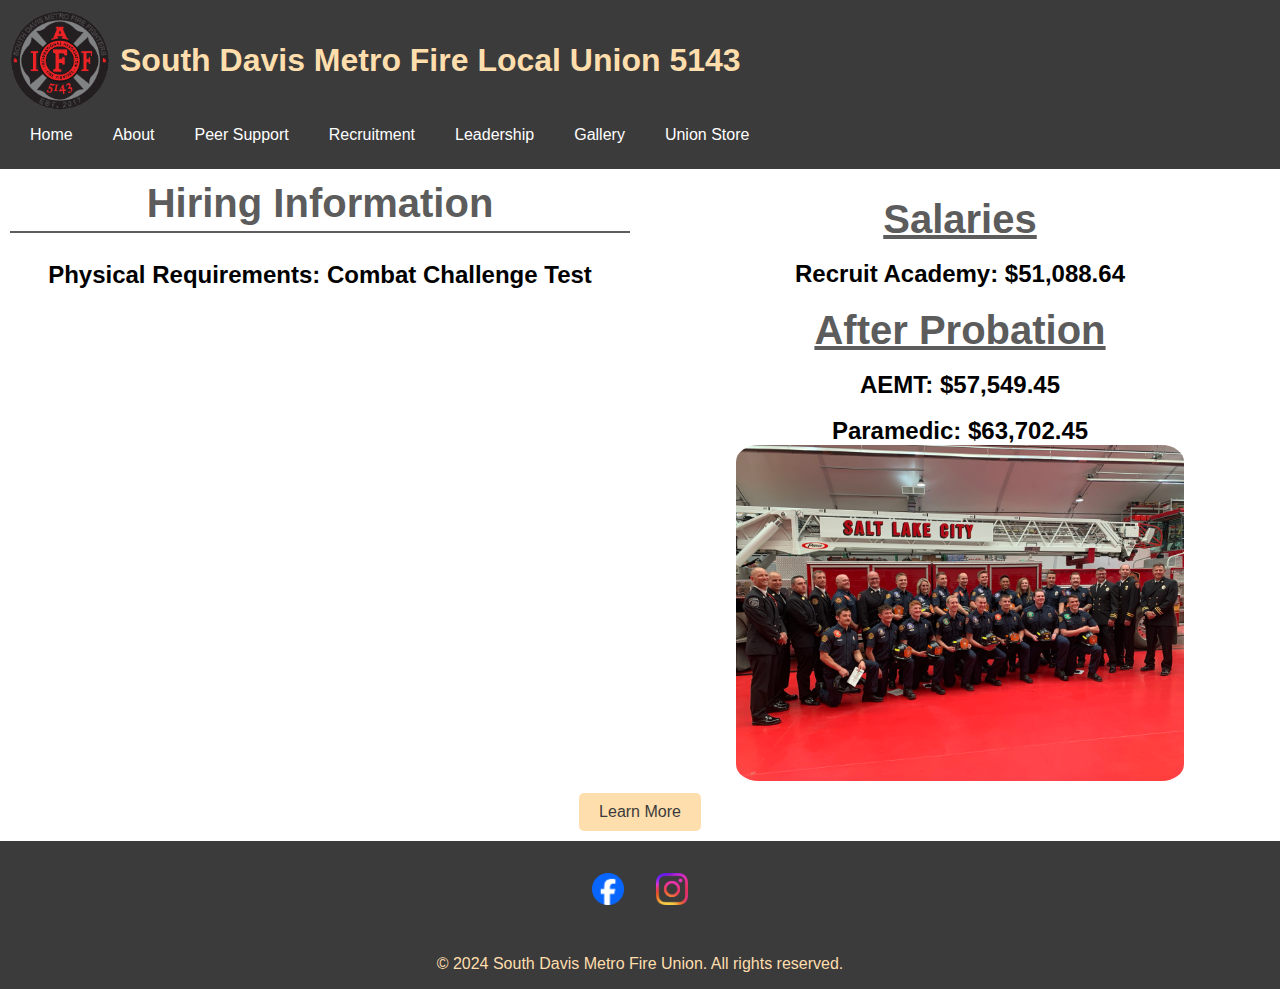
<file: Recruitment.html>
<!DOCTYPE html>
<html lang="en" xmlns="http://www.w3.org/1999/html">
<head>
    <meta charset="UTF-8">
    <meta name="viewport" content="width=device-width, initial-scale=1.0">
    <title>South Davis Metro Fire Union</title>
    <link rel="stylesheet" href="StyleForSDMFU.css">
</head>
<body>
<script src="script.js"></script>
<!-- Header -->
    <header>
        <div class="header-div">
            <div class="logo">
                <img src="photos/union_logo_transparent.png" alt="South Davis Metro Fire Union Logo">
                <h1>South Davis Metro Fire Local Union 5143</h1>

            </div>
            <nav class="navbar">
                <div>
                    <a href="#" class="toggle-button">
                        <span class="bar"></span>
                        <span class="bar"></span>
                        <span class="bar"></span>
                    </a>
                    <div class="navbar-links">
                        <ul>
                            <li><a href="index.html">Home</a></li>
                            <li><a href="aboutPage.html">About</a></li>
                            <li><a href="PeerSupport.html">Peer Support</a></li>
                            <li><a href="Recruitment.html">Recruitment</a></li>
                            <li><a href="Leadership.html">Leadership</a></li>
                            <li><a href="Gallery.html">Gallery</a></li>
                            <li><a href="https://south-davis-metro-fire-local-5143.square.site">Union Store</a> </li>
                        </ul>
                    </div>
                </div>
            </nav>
        </div>
    </header>
    <section class="main-content">
        <div class="hiringInformation">
            <div id="hiringVideo">
                <h1>Hiring Information</h1>
                <h2>Physical Requirements: Combat Challenge Test</h2>
                <iframe width="750" height="500" src="https://www.youtube.com/embed/_-IbU1QToYY?si=H-Sbf-MWZzYwZ1I1" title="YouTube video player" frameborder="0" allow="accelerometer; autoplay; clipboard-write; encrypted-media; gyroscope; picture-in-picture; web-share" referrerpolicy="strict-origin-when-cross-origin" allowfullscreen></iframe>
            </div>
            <div id="hiringSalaries">
                <h1>Salaries</h1>
                <h2>Recruit Academy: $51,088.64</h2>
                <h1>After Probation</h1>
                <h2>AEMT: $57,549.45</h2>
                <h2>Paramedic: $63,702.45</h2>
                <img src="compressedPhotos/graduationphoto.jpeg"/>
            </div>
        </div>
        <a id="lean-more-button" href="https://www.sdmetrofire.gov/how-do-i" class="btn">Learn More</a>
    </section>
    <footer class="footer">
        <nav class="navbar-footer">
            <ul>
                <li>
                    <a href="https://www.facebook.com/SDMFSA">
                        <img src="photos/Facebook_Logo_Primary.png"/>
                    </a>
                </li>
                <li>
                    <a href="https://www.instagram.com/sdmf.local5143?utm_source=ig_web_button_share_sheet&igsh=ZDNlZDc0MzIxNw==">
                        <img src="photos/Instagram_Glyph_Gradient.png">
                    </a>
                </li>
            </ul>
        </nav>
        <p>&copy; 2024 South Davis Metro Fire Union. All rights reserved.</p>
    </footer>
</body>
</html>
</file>
<file: StyleForSDMFU.css>
* {
    margin: 0;
    padding: 0;
    box-sizing: border-box;
}

/*================================================================================================*/
/*Beginning of Global Styles*/
/*================================================================================================*/

body {
    font-family: Raleway,"Sama Gurmukhi", sans-serif;
    height: 100%;
    background-color: white;
    margin: 0;
}

title{
    font-family: Raleway, sans-serif;
}

/* Header Styles */
/*holds logo*/
.header-div {
    max-width: 100%;
    margin: 0 auto;
    padding: 0px;
}

.logo img {
    width: 100px;
    height: auto;
    margin-right: 10px;
}

.logo{
    display: flex;
    align-items: center;
}

.logo h1{
    margin: 0;
}

.toggle-button {
    display: none;
    flex-direction: column;
    height: 21px;
    justify-content: space-between;
    width: 30px;
}

.toggle-button .bar {
    height: 3px;
    width: 100%;
    background-color: white;
    border-radius: 10px;
}

/* Header Styles */
header {
    background-color: #3b3b3b;
    color: navajowhite;
    padding: 10px;
}

.logo img {
    width: 100px;
    height: auto;
    margin-right: 10px;
}

.logo{
    display: flex;
    align-items: center;
}

.logo h1{
    margin: 0;
}

.navbar {
    display: flex;
    justify-content: space-between;
    align-items: center;
    background-color: #3b3b3b;
    color: white;
}

.navbar-links ul {
    list-style: none;
    margin: 0;
    padding: 0;
    display: flex;
}

.navbar-links li {
    padding: 15px 20px;
    transition: transform 0.3s ease;
}

.navbar-links a {
    text-decoration: none;
    color: white;
    transition: color 0.3s ease;
}


.navbar-links li:hover, .navbar-links a:hover {
    transform: scale(1.1);
    color: #FF2E01;
}

.toggle-button {
    display: none;
    flex-direction: column;
    height: 21px;
    justify-content: space-between;
    width: 30px;
}

.toggle-button .bar {
    height: 3px;
    width: 100%;
    background-color: white;
    border-radius: 10px;
}

@media screen and (max-width: 768px) {
    .toggle-button {
        display: flex;
        margin-left: 15px;
        margin-top: 5px;
        flex-direction: column;
        justify-content: space-between;
        width: 30px;
        height: 21px;
        cursor: pointer;
        position: relative;
        z-index: 1000;
    }

    .navbar-links {
        display: none;
        position: absolute;
        margin-top: 0;
        left: 15px;
        flex-direction: column;
        background-color: rgba(59, 59, 59, 0.95);
        z-index: 1001;
        padding: 20px 0;
        border-radius: 5px;
    }

    .navbar-links ul {
        width: auto;
        flex-direction: column;
    }

    .navbar-links li {
        text-align: center;
    }

    .navbar-links.active {
        display: flex;
    }

    .logo h1 {
        font-size: larger;
        text-align: left;
    }
    .logo img {
        width: 60px;
    }

    .main-content #intro-title-paragraph h1 {
        font-size: 2em;
    }
}

/* Main Content Styles */
.main-content {
    padding: 0px 0;
    text-align: center;
    min-height: 100%;
    margin-bottom: -50px;
}
.main-content:after{
    content: "";
    display: block;
}

.footer, .main-content:after{
    height: 50px;
}

.footer{
    background-color: #3b3b3b;
    color: navajowhite;
    text-align: center;
    line-height: 50px;
}
footer p {
    background-color: #3b3b3b;
}

.navbar-footer{
    background-color: #3b3b3b;
    overflow: hidden;
    display: flex;
    justify-content: center;
    padding-top: 2vh;
}

.navbar-footer a{
    display: block;
    color: navajowhite;
    text-decoration: none;
}
.navbar-footer ul{
    list-style-type: none;
    margin: 0;
    padding: 0;
    display: flex;
    align-items: center;
}

.navbar-footer li {
    padding: 14px 16px;
}
.navbar-footer img {
    height: auto;
    width: auto;
    max-height: 2em;
    max-width: 2em;
}

@media screen and (max-width: 768px) {
    .navbar-footer li {
        flex: 1 1 100%;
        height: auto;
    }
}

.navbar-footer a:hover{
    color: navajowhite;
}

.main-content h1 {
    font-size: 2.5em;
    margin-bottom: 20px;
}

.main-content p {
    margin-bottom: 30px;
}

.btn {
    display: inline-block;
    background-color: navajowhite;
    color: #3b3b3b;
    padding: 10px 20px;
    text-decoration: none;
    border-radius: 5px;
}

.btn:hover {
    background-color: #ff4740;
}



/*================================================================================================*/
/*End of Global section*/
/*================================================================================================*/

/*================================================================================================*/
/*Beginning of Index section*/
/*================================================================================================*/

#intro-title-paragraph {
    width: 100%;
    margin: 0 auto;

    padding: 0 1vw;
    background-color: white;
    color: #333;
    background: linear-gradient(to bottom, rgba(255, 255, 255, 0) 60%, rgba(255, 255, 255, 1) 100%),
    url('compressedPhotos/firefighterInSmoke Large.jpeg');
    background-position: center;
    background-size: cover;
    position: relative;
    border-radius: 5px;
    min-height: 650px;
}

#introParagraph {
    color: navajowhite;
    font-size: 2em;
    font-weight: bold;
    text-align: center;
    margin: 30px 7vw;
    position: relative ;
    transition: all 0.3s ease;
    background-color: rgba(0, 0, 0, 0.5);
    padding: 20px;
    border-radius: 10px;
    display: inline-block;
    text-shadow: 4px 4px 8px rgba(0, 0, 0, 0.7);
}

#introParagraph:before,
#introParagraph:after {
    content: "";
    position: absolute;
    left: 0;
    right: 0;
    height: 0px; /* Thin line */ /* made it 0 to get rid of line for now */
    background-color: #ff0000;
    transition: all 0.3s ease;
}

#introParagraph:before {
    top: -10px;
}

#introParagraph:after {
    bottom: -10px;
}

#introParagraph:hover:before,
#introParagraph:hover:after {
    background-color: #ff6347;
}


#introParagraph:hover {
    text-shadow: 4px 4px 8px rgba(94, 84, 35, 0.7);
}

#backgroundphoto {
    background-image: url("compressedPhotos/firefighterInSmoke Large.jpeg");
    background-position: center;
    background-size: cover;
    position: relative;
    z-index: 100;
}

#backgroundphotoH1 {
    color: navajowhite;
    background-color: rgba(0, 0, 0, 0.5);
    padding: 20px;
    text-align: center;
    border-radius: 10px;
    display: inline-block;
    margin: 20px 12vw;
    text-shadow: 4px 4px 8px rgba(0, 0, 0, 0.7);
}

#backgroundphotoH1:hover{
    text-shadow: 4px 4px 8px rgba(94, 84, 35, 0.7);

}

.mini-gallery-background {
    border-radius: 5px;
    background: linear-gradient(to top, rgba(255, 255, 255, 0) 60%, rgba(255, 255, 255, 1) 100%),
    url('compressedPhotos/americanflag.jpeg');

}

#mini-gallery-title h1 {
     color: #ffe1b4;
    background: linear-gradient(to right, rgba(0, 0, 0, 0) 0%, rgba(0, 0, 0, .3) 50%, rgba(0, 0, 0, 0) 100%);
    text-align: center;
    border-radius: 10px;
    margin: 2vw 2vw;

    border-bottom: 5px solid #8f7e6a;
    border-top: 5px solid #8f7e6a;
    padding: 20px 3px 3px 20px;
    text-shadow: 4px 4px 8px rgba(0, 0, 0, 0.7);

}

.events-slideshow-container {
    position: relative;
    max-width: 90%;
    margin: auto;
    overflow: hidden;
    max-height: 500px;
}

.event-slide {
    align-items: center;
    justify-content: space-between;
    height: 100%;
    background-color: red;
    max-height: min-content;
}

.img-event-slide {
    width: 55%;
    /*padding: 20px;*/
    float: left;
    max-height: 400px;
    min-height: 400px;
    max-width: 55%;
}
.img-event-slide img {
    min-height: 400px;
    max-width: 55%;
    /*object-fit: contain;*/
    object-fit: cover;
}

#chili-cookoff-img {
    transform: translateY(-40px);
}
#burn-camp-img {
    transform: translateY(-40px);
}

.caption-event-slide {
    width: 40%;
    padding: 20px;
    text-align: Left;
    float: left;
    max-height: min-content;
    cursor: pointer;
    user-select: none;
}

.caption-event-slide h3 {
    font-size: 1.5em;
    margin-bottom: 10px;
    font-family: "Ubuntu", Raleway, serif;
}

.caption-event-slide p {
    font-size: 1em;
    line-height: 1.5;
    color: #5C5C5C;
}

.previous-slide {
    left: 10px;
}
.next-slide{
    right: 10px;
}

#prev-button-ontop {
    display: none;
}
#next-button-ontop {
    display: none;
}

.previous-slide:hover, .next-slide:hover {
    background-color: rgba(0,0,0,0.8);
    cursor: pointer;
    user-select: none;
}

.fade {
    animation: fadeEffect 1s;
}

@keyframes fadeEffect {
    from {
        opacity: 0;
    }
    to {
        opacity: 1;
    }
}

#events-slideshow-heading {
    color: navajowhite;
    text-align: center;
    border-radius: 10px;
    margin: 2vw 2vw;
    border-bottom: 5px solid #8f7e6a;
    border-top: 5px solid #8f7e6a;
    padding: 20px 3px 3px 20px;
    text-shadow: 2px 2px 4px rgba(0, 0, 0, 0.7);
}

@media only screen and (max-width: 768px){
    .events-slideshow-container{
        height: 100%;
        margin: 10px;
        width: 95%;
        display: table;
    }
    .img-event-slide{
        height: 50%;
        max-height: 50%;
        min-height: 50%;
        min-width: 100%;
    }
    .img-event-slide img {
        object-fit: cover;
        /*object-fit: contain;*/
        width: 100%;
        min-height: 100%;
        height: 100%;
        max-height: 100%;
        max-width: 100%;
    }
    .caption-event-slide{
        height: 50%;
        width: 100%;
    }
    .caption-event-slide h3 {
        text-align: center;
    }
    #prev-button-onbottom {
        display: none;
    }
    #next-button-onbottom {
        display: none;
    }
    #next-button-ontop {
        display: inline-grid;
    }
    #prev-button-ontop {
        display: inline-grid;
    }
    #chili-cookoff-img {
        transform: none;
    }
    #burn-camp-img {
        transform: none;
        /*margin-top: -10vh;*/
        /*margin-bottom: -5vh;*/
    }
    #cancer-shirt-img {
        /*margin-top: -5vh;*/
        /*margin-bottom: -1vh;*/
    }
}


.mini-gallery {
    display: grid;
    grid-template-columns: repeat(auto-fill, minmax(250px, 1fr));
    grid-template-rows: 250px;
    gap: 10px;
    width: 90%;
    margin: 20px auto 0;
    padding-bottom: 20px;
}

.mini-gallery img{
    width: 100%;
    height: 100%;
    object-fit: cover;
    border-radius: 8px;
    transition: transform .3s ease-in-out;
}

.mini-gallery img:hover{
    transform: scale(1.1);
}

.boxaboutUs {
    width: 100%;
    margin: 0 auto;
    padding: 0;
    background-color: white;
}

@media (max-width: 768px) {
    #introParagraph {
        font-size: large;
    }

    #backgroundphotoh1 h1{
        font-size: 10px;
    }
}

/*================================================================================================*/
/*end of index section*/
/*================================================================================================*/

/*================================================================================================*/
/*beginning of About Us section*/
/*================================================================================================*/



.aboutus{
    width: 90%;
    margin: 0 auto;
    padding: 0 1vw;
    background-color: white; /*was ff4740*/
    color: #333;
}
.aboutus h1 {
    padding-top: 20px;
}

#about-page-info h1, h2 {
    padding-top: 2vh;
    color: #5C5C5C;
}



/*================================================================================================*/
/*end of About Us section*/
/*================================================================================================*/

/*================================================================================================*/
/*Beginning of Peer Support section*/
/*================================================================================================*/

.peerSupportTitle{
    color: #5C5C5C;
    margin-right: 20px;
    margin-left: 20px;
}

.peerSupportTitle h1 {
    padding-top: 20px;
}

.PeerSupportMembers h3 {
    border-bottom: 2px solid currentColor;
    line-height: 1.2;
    padding-bottom: 4px;
    margin-left: 30vw;
    margin-right: 30vw;
    margin-bottom: 10px;
}

.PeerSupportMembers img{
    height: auto;
    width: auto;
    max-width: 125px;
    max-height: 150px;
    border-radius: 10%;
}

.horizontal-list {
    display: flex;
    list-style-type: none;
    padding: 0;
    margin: 0;
    justify-content: center;
}

.horizontal-list li {
    margin-right: 10px;
    font-size: 18px;
}

.horizontal-list li:last-child {
    margin-right: 0;
}

@media (max-width: 900px) {
    .horizontal-list {
        display: grid;
        grid-template-columns: 1fr 1fr;
        gap: 10px;
        justify-items: center;
    }

    .horizontal-list li {
        margin-right: 0;
        margin-bottom: 10px;
    }

    .horizontal-list li:nth-child(2n) {
        margin-right: 0;
    }

    .PeerSupportMembers h3 {
        margin-left: 15%;
        margin-right: 15%;
    }
}

.peerSupportResources {
    display: grid;
    grid-template-columns: repeat(auto-fill, minmax(200px, 1fr));
    gap: 20px;
    padding: 20px;
}

.peerSupportItem {
    background-color: #fff;
    border: 1px solid #ddd;
    border-radius: 8px;
    padding: 20px;
    box-shadow: 0 2px 5px rgba(0, 0, 0, 0.1);
    transition: transform 0.2s;
}

.peerSupportItem:hover {
    transform: scale(1.05);
}

.peerSupportItem h3 {
    margin-top: 0;
}

.peerSupportItem p {
    margin: 0;
}

.peerSupportItem a {
    color: #007BFF;
    text-decoration: none;
}

.peerSupportItem a:hover {
    text-decoration: underline;
}

/*================================================================================================*/
/*end of Peer Support section*/
/*================================================================================================*/

/*================================================================================================*/
/*Start of recruitment section*/
/*================================================================================================*/

.hiringInformation {
    background-color: white;
    display: flex;
    text-align: center;
    box-sizing: border-box;
    align-items: center;
    justify-content: space-between;
    width: 100%;
}

#hiringVideo, #hiringSalaries {
    width: 48%;
    box-sizing: border-box;
    flex: 1;
}

#hiringVideo iframe{
    width: 95%;
    aspect-ratio: 1/1;
    border-radius: 5%;
}

#hiringVideo h1 {
    border-bottom: 2px solid currentColor;
    line-height: 1.2;
    padding-bottom: 4px;
    margin: 10px;
    color: #5C5C5C;
}
#hiringVideo h2 {
    color: black;
}

#hiringSalaries img {
    height: 50%;
    width: 70%;
    border-radius: 5%;
}

#hiringSalaries h1{
    text-align: center;
    margin-top: 20px;
    margin-bottom: 0px;
    text-decoration: underline;
    color: #5C5C5C;
}

#hiringSalaries h2{
    text-align: center;
    margin-top: 0;
    color: black;
}

#lean-more-button {
    margin-bottom: 10px;
}

@media (max-width: 900px) {
    .hiringInformation {
        display: flex;
        flex-direction: column;
        max-width: 100%;
    }

    #hiringVideo, #hiringSalaries {
        width: 90%;
        margin: 10px auto;
        max-width: 100%;
    }

    #hiringVideo iframe, #hiringSalaries img {
        width: 100vw;
        height: auto;
        border-radius: 5%;
        max-width: 100%;
    }
}
/*================================================================================================*/
/*end of recruitment section*/
/*================================================================================================*/

/*================================================================================================*/
/*Beginning of Leadership section*/
/*================================================================================================*/


.leadershipGallery{
    display: flex;
    flex-direction: column;
    align-items: center;
    text-align: center;
}

#leadership-title {
    color: #5C5C5C;
    position: relative;
    margin: 20px 7vw;
    text-align: center;
}

#leadership-title:before,
#leadership-title:after {
    content: "";
    position: absolute;
    left: 0;
    right: 0;
    height: 2px;
    background-color: #ff0000;
    transition: all 0.3s ease;
}

#leadership-title:before {
    top: -10px;
}

#leadership-title:after {
    bottom: -10px;
}

#leadership-title:hover:before,
#leadership-title:hover:after {
    background-color: #ff6347;
}

.president{
    margin-bottom: 20px;
    margin-top: 20px;
}

.vp-treasurer {
    display: flex;
    justify-content: center;
    gap: 250px;
}

.vp-treasurer p{
    margin: 0;
    padding: 0;
    white-space: nowrap;
}

.vp-treasurer h2{
    white-space: nowrap;
}

.vp-treasurer > div {
    flex: 1;
}

.leadershipGallery img {
    width: 100%;
    max-width: 300px;
    height: 300px;
    object-fit: cover;
    object-position: center;
    border-radius: 10%;
    transition: transform .3s ease-in-out;
}

.leadershipGallery img:hover{
    transform: scale(1.1);
}

@media (max-width: 700px) {
    .vp-treasurer {
        flex-direction: column;
        align-items: center;
        gap: 20px;
    }

    .vp-treasurer > div {
        margin-bottom: 20px;
    }
}

/*================================================================================================*/
/*end of Leadership section*/
/*================================================================================================*/

/*================================================================================================*/
/*Beginning of Gallery section*/
/*================================================================================================*/


.Gallery {
    display: grid;
    grid-template-columns: repeat(auto-fill, minmax(250px, 1fr));
    grid-template-rows: 250px;
    gap: 10px;
    width: 90%;
    margin: 20px auto;
}

.Gallery img{
    width: 100%;
    height: 100%;
    object-fit: cover;
    border-radius: 8px;
    transition: transform .3s ease-in-out;
}

.Gallery img:hover{
    transform: scale(1.1);
}

/*================================================================================================*/
/*end of Gallery section*/
/*================================================================================================*/
</file>
